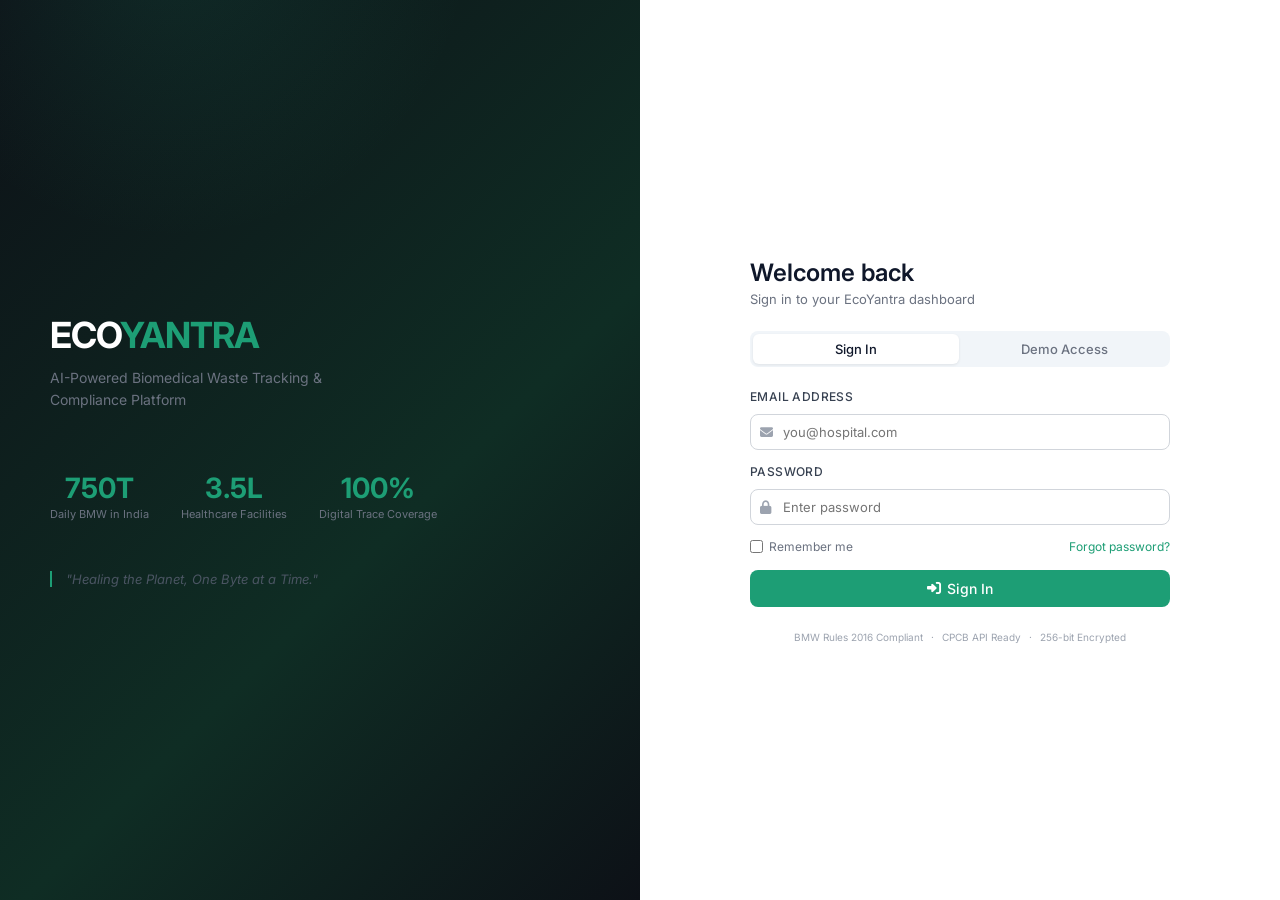
<file: index.html>
<!DOCTYPE html>
<html lang="en">
<head>
  <meta charset="UTF-8" />
  <meta name="viewport" content="width=device-width, initial-scale=1.0" />
  <title>EcoYantra — Login</title>
  <link rel="stylesheet" href="css/main.css" />
  <link rel="stylesheet" href="css/auth.css" />
  <link rel="preconnect" href="https://fonts.googleapis.com" />
  <link href="https://fonts.googleapis.com/css2?family=Inter:wght@400;500;600&display=swap" rel="stylesheet" />
  <link rel="stylesheet" href="https://cdnjs.cloudflare.com/ajax/libs/font-awesome/6.5.0/css/all.min.css" />
</head>
<body class="auth-body">
  <div class="auth-container">
    <div class="auth-left">
      <div class="auth-brand">
        <div class="brand-logo">ECO<span>YANTRA</span></div>
        <div class="brand-tagline">AI-Powered Biomedical Waste Tracking &amp; Compliance Platform</div>
      </div>
      <div class="auth-stats">
        <div class="stat-item"><div class="stat-val">750T</div><div class="stat-lbl">Daily BMW in India</div></div>
        <div class="stat-item"><div class="stat-val">3.5L</div><div class="stat-lbl">Healthcare Facilities</div></div>
        <div class="stat-item"><div class="stat-val">100%</div><div class="stat-lbl">Digital Trace Coverage</div></div>
      </div>
      <div class="auth-quote">"Healing the Planet, One Byte at a Time."</div>
    </div>
    <div class="auth-right">
      <div class="auth-card">
        <div class="auth-card-header">
          <h1>Welcome back</h1>
          <p>Sign in to your EcoYantra dashboard</p>
        </div>
        <div class="auth-tabs">
          <button class="auth-tab active" onclick="switchAuthTab('login', this)">Sign In</button>
          <button class="auth-tab" onclick="switchAuthTab('demo', this)">Demo Access</button>
        </div>

        <div id="tab-login">
          <div class="form-field">
            <label>Email Address</label>
            <div class="input-wrap"><i class="fa fa-envelope"></i><input type="email" id="login-email" placeholder="you@hospital.com" /></div>
          </div>
          <div class="form-field">
            <label>Password</label>
            <div class="input-wrap"><i class="fa fa-lock"></i><input type="password" id="login-password" placeholder="Enter password" /></div>
          </div>
          <div class="form-row-between">
            <label class="checkbox-label"><input type="checkbox" /> Remember me</label>
            <a href="#" class="link-text">Forgot password?</a>
          </div>
          <button class="btn-primary w-full" onclick="doLogin()"><i class="fa fa-sign-in-alt"></i> Sign In</button>
          <div id="login-error" class="error-msg" style="display:none"></div>
        </div>

        <div id="tab-demo" style="display:none">
          <p style="font-size:13px;color:#6b7280;margin-bottom:14px;">Select a demo role to explore the platform:</p>
          <div class="demo-roles">
            <button class="demo-role-btn" onclick="loginAs('super_admin')"><i class="fa fa-shield-halved"></i><div><div class="dr-name">Super Admin</div><div class="dr-sub">Full platform access</div></div></button>
            <button class="demo-role-btn" onclick="loginAs('hospital_admin')"><i class="fa fa-hospital"></i><div><div class="dr-name">Hospital Admin</div><div class="dr-sub">AIIMS Mumbai</div></div></button>
            <button class="demo-role-btn" onclick="loginAs('compliance')"><i class="fa fa-file-shield"></i><div><div class="dr-name">Compliance Officer</div><div class="dr-sub">CPCB Reports</div></div></button>
            <button class="demo-role-btn" onclick="loginAs('nurse')"><i class="fa fa-user-nurse"></i><div><div class="dr-name">Ward Nurse</div><div class="dr-sub">Waste Generator</div></div></button>
          </div>
        </div>

        <div class="auth-footer">
          <span>BMW Rules 2016 Compliant</span>
          <span>·</span>
          <span>CPCB API Ready</span>
          <span>·</span>
          <span>256-bit Encrypted</span>
        </div>
      </div>
    </div>
  </div>
  <script src="js/auth.js"></script>
</body>
</html>
</file>
<file: css/main.css>
/* ── RESET & BASE ─────────────────────────────────────────────────── */
*, *::before, *::after { box-sizing: border-box; margin: 0; padding: 0; }
:root {
  --bg-1: #ffffff;
  --bg-2: #f8fafc;
  --bg-3: #f1f5f9;
  --border: #e2e8f0;
  --border-2: #cbd5e1;
  --text-1: #0f172a;
  --text-2: #475569;
  --text-3: #94a3b8;
  --green: #1D9E75;
  --green-dark: #0F6E56;
  --green-light: #E1F5EE;
  --green-mid: #9FE1CB;
  --red: #E24B4A;
  --red-light: #FCEBEB;
  --red-dark: #A32D2D;
  --amber: #EF9F27;
  --amber-light: #FAEEDA;
  --amber-dark: #854F0B;
  --blue: #378ADD;
  --blue-light: #E6F1FB;
  --blue-dark: #185FA5;
  --purple-light: #EEEDFE;
  --purple: #534AB7;
  --radius-sm: 6px;
  --radius-md: 8px;
  --radius-lg: 12px;
  --shadow-sm: 0 1px 3px rgba(0,0,0,0.06);
  --shadow-md: 0 4px 16px rgba(0,0,0,0.08);
  font-family: 'Inter', system-ui, sans-serif;
  font-size: 14px;
  color: var(--text-1);
}

body { background: var(--bg-3); }
a { text-decoration: none; color: inherit; cursor: pointer; }
button { cursor: pointer; font-family: inherit; font-size: 13px; }
input, select, textarea { font-family: inherit; font-size: 13px; color: var(--text-1); outline: none; }
input:focus, select:focus, textarea:focus { border-color: var(--green) !important; box-shadow: 0 0 0 3px rgba(29,158,117,0.12); }

/* ── SCROLLBAR ───────────────────────────────────────────────────── */
::-webkit-scrollbar { width: 5px; height: 5px; }
::-webkit-scrollbar-track { background: transparent; }
::-webkit-scrollbar-thumb { background: var(--border-2); border-radius: 10px; }

/* ── BUTTONS ─────────────────────────────────────────────────────── */
.btn-primary {
  background: var(--green); color: #fff; border: none;
  padding: 8px 16px; border-radius: var(--radius-md);
  font-weight: 500; display: inline-flex; align-items: center; gap: 6px;
  transition: background 0.15s;
}
.btn-primary:hover { background: var(--green-dark); }
.btn-secondary {
  background: var(--bg-1); color: var(--text-1);
  border: 1px solid var(--border-2); padding: 8px 14px;
  border-radius: var(--radius-md); font-weight: 500;
  display: inline-flex; align-items: center; gap: 6px;
  transition: background 0.15s;
}
.btn-secondary:hover { background: var(--bg-2); }
.btn-ghost {
  background: transparent; color: var(--text-2);
  border: 1px solid var(--border); padding: 6px 12px;
  border-radius: var(--radius-md);
  display: inline-flex; align-items: center; gap: 5px;
  transition: all 0.15s;
}
.btn-ghost:hover { background: var(--bg-2); color: var(--text-1); }
.btn-sm { padding: 5px 10px !important; font-size: 12px; }
.w-full { width: 100%; justify-content: center; }
.btn-icon { background: transparent; border: none; color: var(--text-3); padding: 4px 6px; border-radius: var(--radius-sm); }
.btn-icon:hover { color: var(--text-1); background: var(--bg-2); }

/* ── BADGES ─────────────────────────────────────────────────────── */
.badge { display: inline-block; padding: 2px 8px; border-radius: 20px; font-size: 11px; font-weight: 500; }
.badge.info { background: var(--blue-light); color: var(--blue-dark); }
.badge.success { background: var(--green-light); color: var(--green-dark); }
.badge.warn { background: var(--amber-light); color: var(--amber-dark); }
.badge.err { background: var(--red-light); color: var(--red-dark); }
.badge.neutral { background: var(--bg-3); color: var(--text-2); }

/* ── STATUS BADGES ────────────────────────────────────────────────── */
.s-ok    { background: var(--green-light); color: var(--green-dark); }
.s-warn  { background: var(--amber-light); color: var(--amber-dark); }
.s-err   { background: var(--red-light); color: var(--red-dark); }
.s-info  { background: var(--blue-light); color: var(--blue-dark); }
.s-neutral { background: var(--bg-3); color: var(--text-2); }

/* ── CARDS ─────────────────────────────────────────────────────── */
.card {
  background: var(--bg-1); border: 1px solid var(--border);
  border-radius: var(--radius-lg); overflow: hidden;
}
.card-header {
  padding: 14px 16px; border-bottom: 1px solid var(--border);
  display: flex; align-items: center; gap: 10px;
  font-weight: 500; font-size: 13px;
}
.card-header > span:first-child { flex: 1; }
.card-actions { display: flex; align-items: center; gap: 8px; flex-wrap: wrap; }

/* ── FORMS ──────────────────────────────────────────────────────── */
.form-field { display: flex; flex-direction: column; gap: 5px; }
.form-field label { font-size: 11px; font-weight: 500; color: var(--text-2); text-transform: uppercase; letter-spacing: 0.4px; }
.form-field input, .form-field select, .form-field textarea {
  padding: 8px 10px; border: 1px solid var(--border-2);
  border-radius: var(--radius-md); background: var(--bg-1);
  transition: border-color 0.15s;
}
.form-field textarea { resize: vertical; min-height: 70px; }
.form-grid-2 { display: grid; grid-template-columns: 1fr 1fr; gap: 14px; }
.form-actions { display: flex; gap: 8px; margin-top: 16px; }
.req { color: var(--red); }

/* ── TABLE ──────────────────────────────────────────────────────── */
.table-wrap { overflow-x: auto; }
.data-table { width: 100%; border-collapse: collapse; font-size: 12px; }
.data-table th {
  text-align: left; padding: 8px 12px; font-size: 10px;
  color: var(--text-3); text-transform: uppercase; letter-spacing: 0.6px;
  border-bottom: 1px solid var(--border); white-space: nowrap; font-weight: 500;
}
.data-table td {
  padding: 9px 12px; border-bottom: 1px solid var(--border);
  white-space: nowrap;
}
.data-table tr:last-child td { border: none; }
.data-table tr:hover td { background: var(--bg-2); }
.table-footer { padding: 10px 16px; font-size: 11px; color: var(--text-3); border-top: 1px solid var(--border); }

/* ── SEARCH & FILTER ─────────────────────────────────────────────── */
.search-input {
  padding: 6px 10px; border: 1px solid var(--border-2);
  border-radius: var(--radius-md); font-size: 12px;
  background: var(--bg-1); width: 200px;
}
.filter-select {
  padding: 6px 10px; border: 1px solid var(--border-2);
  border-radius: var(--radius-md); font-size: 12px;
  background: var(--bg-1);
}

/* ── GRID LAYOUTS ────────────────────────────────────────────────── */
.kpi-grid { display: grid; grid-template-columns: repeat(6, 1fr); gap: 12px; margin-bottom: 16px; }
.row-2-1 { display: grid; grid-template-columns: 2fr 1fr; gap: 16px; margin-bottom: 16px; }
.row-3 { display: grid; grid-template-columns: 1fr 1fr 1fr; gap: 16px; margin-bottom: 16px; }

/* ── KPI CARDS ────────────────────────────────────────────────────── */
.kpi {
  background: var(--bg-1); border: 1px solid var(--border);
  border-radius: var(--radius-lg); padding: 14px 14px;
  display: flex; align-items: flex-start; gap: 10px;
  border-left: 3px solid var(--border-2);
}
.kpi.kpi-green { border-left-color: var(--green); }
.kpi.kpi-warn  { border-left-color: var(--amber); }
.kpi.kpi-err   { border-left-color: var(--red); }
.kpi.kpi-blue  { border-left-color: var(--blue); }
.kpi-icon { width: 36px; height: 36px; border-radius: var(--radius-md); display: flex; align-items: center; justify-content: center; font-size: 16px; flex-shrink: 0; background: var(--bg-3); color: var(--text-2); }
.kpi-green .kpi-icon { background: var(--green-light); color: var(--green-dark); }
.kpi-warn .kpi-icon  { background: var(--amber-light); color: var(--amber-dark); }
.kpi-err .kpi-icon   { background: var(--red-light); color: var(--red-dark); }
.kpi-blue .kpi-icon  { background: var(--blue-light); color: var(--blue-dark); }
.kpi-body { flex: 1; min-width: 0; }
.kpi-label { font-size: 10px; color: var(--text-3); text-transform: uppercase; letter-spacing: 0.5px; margin-bottom: 3px; }
.kpi-val { font-size: 22px; font-weight: 600; line-height: 1.1; }
.kpi-unit { font-size: 13px; font-weight: 400; color: var(--text-2); }
.kpi-trend { font-size: 10px; margin-top: 3px; display: flex; align-items: center; gap: 3px; }
.kpi-trend.up { color: var(--green-dark); }
.kpi-trend.down { color: var(--red-dark); }

/* ── CHARTS ─────────────────────────────────────────────────────── */
.chart-wrap { position: relative; width: 100%; padding: 12px 16px; }
.chart-legend { display: flex; flex-wrap: wrap; gap: 12px; padding: 0 16px 12px; }
.legend-item { display: flex; align-items: center; gap: 5px; font-size: 11px; color: var(--text-2); }
.legend-dot { width: 10px; height: 10px; border-radius: 2px; flex-shrink: 0; }

/* ── PAGE TABS ────────────────────────────────────────────────────── */
.page-tabs { display: flex; gap: 2px; margin-bottom: 14px; border-bottom: 1px solid var(--border); }
.ptab { padding: 8px 16px; font-size: 12px; font-weight: 500; background: transparent; border: none; color: var(--text-2); border-bottom: 2px solid transparent; margin-bottom: -1px; }
.ptab.active { color: var(--green-dark); border-bottom-color: var(--green); }
.ptab:hover { color: var(--text-1); }
.tab-content { display: none; }
.tab-content.active { display: block; }

/* ── EMPTY STATE ─────────────────────────────────────────────────── */
.empty-state { text-align: center; padding: 32px 16px; color: var(--text-3); }
.empty-state i { font-size: 32px; margin-bottom: 8px; display: block; }
.empty-state div { font-size: 12px; }

/* ── SEGREGATION GUIDE ────────────────────────────────────────────── */
.segregation-guide {
  display: flex; align-items: flex-start; gap: 10px;
  padding: 10px 14px; border-radius: var(--radius-md);
  background: var(--blue-light); border: 1px solid #b5d4f4;
  margin-top: 12px; font-size: 12px; color: var(--blue-dark);
}

/* ── TOAST ────────────────────────────────────────────────────────── */
.toast-container { position: fixed; bottom: 20px; right: 20px; z-index: 9999; display: flex; flex-direction: column; gap: 8px; }
.toast {
  background: var(--bg-1); border: 1px solid var(--border);
  border-radius: var(--radius-md); padding: 10px 16px;
  display: flex; align-items: center; gap: 8px;
  font-size: 13px; box-shadow: var(--shadow-md);
  animation: slideIn 0.2s ease; min-width: 280px;
}
.toast.success { border-left: 3px solid var(--green); }
.toast.error   { border-left: 3px solid var(--red); }
.toast.warn    { border-left: 3px solid var(--amber); }
@keyframes slideIn { from { transform: translateX(20px); opacity: 0; } to { transform: translateX(0); opacity: 1; } }

/* ── MODAL ─────────────────────────────────────────────────────── */
.modal-overlay { position: fixed; inset: 0; background: rgba(0,0,0,0.4); z-index: 1000; display: none; }
.modal-overlay.active { display: block; }
.modal {
  position: fixed; top: 50%; left: 50%; transform: translate(-50%,-50%);
  background: var(--bg-1); border-radius: var(--radius-lg);
  box-shadow: var(--shadow-md); z-index: 1001; min-width: 460px; max-width: 640px;
  width: 90%; display: none; max-height: 80vh; overflow-y: auto;
}
.modal.active { display: block; }
.modal-header { padding: 14px 16px; border-bottom: 1px solid var(--border); display: flex; align-items: center; justify-content: space-between; font-weight: 500; }
.modal-header button { background: transparent; border: none; color: var(--text-3); font-size: 14px; }
.modal-body { padding: 16px; }

/* ── COMPLIANCE ACTIONS ───────────────────────────────────────────── */
.compliance-actions { display: flex; flex-direction: column; gap: 6px; padding: 8px 0; }
.comp-action-btn {
  display: flex; align-items: center; gap: 10px;
  padding: 10px 14px; border-radius: var(--radius-md);
  border: 1px solid var(--border); background: var(--bg-1);
  text-align: left; font-size: 13px; transition: background 0.15s;
}
.comp-action-btn:hover { background: var(--bg-2); }
.ca-name { font-weight: 500; font-size: 12px; }
.ca-sub { font-size: 10px; color: var(--text-3); }

/* ── COMPLIANCE SCORE ─────────────────────────────────────────────── */
.compliance-score-wrap { padding: 8px 16px 16px; text-align: center; }
.cs-big { font-size: 48px; font-weight: 600; color: var(--green-dark); line-height: 1; }
.cs-sub { font-size: 11px; color: var(--text-3); margin-top: 3px; }
.cs-bar-wrap { height: 8px; background: var(--bg-3); border-radius: 4px; overflow: hidden; margin: 12px 0 8px; }
.cs-bar-fill { height: 100%; border-radius: 4px; background: linear-gradient(90deg, var(--green) 0%, #5DCAA5 100%); }
.cs-breakdown { display: grid; grid-template-columns: 1fr 1fr 1fr; gap: 8px; margin-top: 10px; }
.cs-item { text-align: center; }
.cs-val { font-size: 16px; font-weight: 600; }
.cs-val.good { color: var(--green-dark); }
.cs-val.warn { color: var(--amber-dark); }
.cs-name { font-size: 10px; color: var(--text-3); }

/* ── WASTE CATEGORIES ─────────────────────────────────────────────── */
.waste-cat-list { padding: 8px 16px 4px; }
.wcat-row { display: flex; align-items: center; gap: 8px; padding: 5px 0; font-size: 12px; border-bottom: 1px solid var(--border); }
.wcat-row:last-child { border: none; }
.wdot { width: 12px; height: 12px; border-radius: 3px; flex-shrink: 0; }
.wdot.yellow { background: #EF9F27; }
.wdot.red    { background: #E24B4A; }
.wdot.white  { background: #94a3b8; border: 1px solid var(--border-2); }
.wdot.blue   { background: #378ADD; }
.wcat-name { flex: 1; }
.wcat-kg { font-weight: 500; }
.wdi-row { display: flex; align-items: center; gap: 8px; padding: 8px 16px; font-size: 11px; border-top: 1px solid var(--border); }
.wdi-label { font-weight: 500; color: var(--text-2); }
.wdi-bar-wrap { flex: 1; height: 6px; background: var(--bg-3); border-radius: 3px; overflow: hidden; }
.wdi-bar { height: 100%; background: var(--green); border-radius: 3px; }
.wdi-val.good { color: var(--green-dark); font-weight: 600; }
.wdi-val.warn { color: var(--amber-dark); font-weight: 600; }
.wdi-target { color: var(--text-3); }

/* ── MAP PLACEHOLDER ─────────────────────────────────────────────── */
.map-placeholder {
  height: 280px; display: flex; flex-direction: column;
  align-items: center; justify-content: center;
  background: var(--bg-2); margin: 12px 16px; border-radius: var(--radius-md);
  border: 2px dashed var(--border-2); color: var(--text-3); gap: 8px;
}
.map-placeholder i { font-size: 36px; }

/* ── FORECAST NOTE ───────────────────────────────────────────────── */
.forecast-note { padding: 8px 16px 12px; font-size: 11px; color: var(--text-3); display: flex; align-items: center; gap: 6px; }

/* ── ESG BREAKDOWN ───────────────────────────────────────────────── */
.esg-item { display: flex; align-items: center; gap: 10px; padding: 10px 16px; border-bottom: 1px solid var(--border); font-size: 12px; }
.esg-item:last-child { border: none; }
.esg-label { flex: 1; font-weight: 500; }
.esg-bar-wrap { width: 100px; height: 6px; background: var(--bg-3); border-radius: 3px; overflow: hidden; }
.esg-bar { height: 100%; border-radius: 3px; background: var(--green); }
.esg-score { width: 40px; text-align: right; font-weight: 600; color: var(--green-dark); }

/* ── RESPONSIVE ──────────────────────────────────────────────────── */
@media (max-width: 1200px) { .kpi-grid { grid-template-columns: repeat(3, 1fr); } }
@media (max-width: 900px) {
  .row-2-1, .row-3 { grid-template-columns: 1fr; }
  .kpi-grid { grid-template-columns: repeat(2, 1fr); }
  .form-grid-2 { grid-template-columns: 1fr; }
}
@media (max-width: 600px) { .kpi-grid { grid-template-columns: 1fr; } }
</file>
<file: css/auth.css>
/* ── AUTH STYLES ─────────────────────────────────────────────────── */
.auth-body { background: #0d1117; min-height: 100vh; display: flex; align-items: center; justify-content: center; }

.auth-container {
  display: grid; grid-template-columns: 1fr 1fr;
  min-height: 100vh; width: 100%;
}

/* LEFT PANEL */
.auth-left {
  background: linear-gradient(135deg, #0d1117 0%, #0f2d24 60%, #0d1117 100%);
  padding: 60px 50px;
  display: flex; flex-direction: column; justify-content: center;
  position: relative; overflow: hidden;
}
.auth-left::before {
  content: '';
  position: absolute; top: -40%; left: -20%;
  width: 600px; height: 600px;
  background: radial-gradient(circle, rgba(29,158,117,0.15) 0%, transparent 70%);
  pointer-events: none;
}
.auth-brand { margin-bottom: 60px; }
.brand-logo {
  font-size: 36px; font-weight: 700; color: #fff;
  letter-spacing: -1px; margin-bottom: 10px;
}
.brand-logo span { color: #1D9E75; }
.brand-tagline { font-size: 14px; color: #6b7280; max-width: 320px; line-height: 1.6; }

.auth-stats { display: flex; gap: 32px; margin-bottom: 50px; }
.stat-item { text-align: center; }
.stat-val { font-size: 28px; font-weight: 700; color: #1D9E75; }
.stat-lbl { font-size: 11px; color: #6b7280; margin-top: 2px; }

.auth-quote { font-size: 13px; color: #4b5563; font-style: italic; border-left: 2px solid #1D9E75; padding-left: 14px; }

/* RIGHT PANEL */
.auth-right {
  background: #ffffff; display: flex;
  align-items: center; justify-content: center; padding: 40px;
}
.auth-card { width: 100%; max-width: 420px; }
.auth-card-header { margin-bottom: 24px; }
.auth-card-header h1 { font-size: 24px; font-weight: 600; color: #0f172a; margin-bottom: 4px; }
.auth-card-header p { font-size: 13px; color: #6b7280; }

.auth-tabs {
  display: flex; gap: 2px; margin-bottom: 22px;
  background: #f1f5f9; border-radius: 8px; padding: 3px;
}
.auth-tab {
  flex: 1; padding: 7px 12px; border: none;
  background: transparent; border-radius: 6px;
  font-size: 13px; font-weight: 500; color: #6b7280;
  transition: all 0.15s;
}
.auth-tab.active { background: #fff; color: #0f172a; box-shadow: 0 1px 3px rgba(0,0,0,0.08); }

.auth-card .form-field { margin-bottom: 14px; }
.auth-card .form-field label {
  display: block; font-size: 12px; font-weight: 500;
  color: #374151; margin-bottom: 5px;
}
.input-wrap { position: relative; }
.input-wrap i { position: absolute; left: 10px; top: 50%; transform: translateY(-50%); color: #9ca3af; font-size: 13px; }
.input-wrap input { width: 100%; padding: 9px 10px 9px 32px; border: 1px solid #d1d5db; border-radius: 8px; font-size: 13px; transition: border-color 0.15s; }
.input-wrap input:focus { border-color: #1D9E75; box-shadow: 0 0 0 3px rgba(29,158,117,0.12); }

.form-row-between { display: flex; align-items: center; justify-content: space-between; margin-bottom: 16px; }
.checkbox-label { display: flex; align-items: center; gap: 6px; font-size: 12px; color: #6b7280; cursor: pointer; }
.link-text { font-size: 12px; color: #1D9E75; }

.auth-card .btn-primary { width: 100%; justify-content: center; padding: 10px; font-size: 14px; border-radius: 8px; margin-bottom: 4px; }

.error-msg { background: #FCEBEB; color: #A32D2D; font-size: 12px; padding: 8px 12px; border-radius: 6px; margin-top: 8px; }

/* DEMO ROLES */
.demo-roles { display: flex; flex-direction: column; gap: 8px; }
.demo-role-btn {
  display: flex; align-items: center; gap: 12px;
  padding: 12px 14px; border-radius: 8px;
  border: 1px solid #e2e8f0; background: #fff;
  text-align: left; width: 100%; font-size: 13px;
  transition: all 0.15s;
}
.demo-role-btn:hover { border-color: #1D9E75; background: #f0fdf9; }
.demo-role-btn i { font-size: 18px; color: #1D9E75; width: 24px; text-align: center; }
.dr-name { font-weight: 500; font-size: 13px; }
.dr-sub  { font-size: 11px; color: #9ca3af; }

.auth-footer {
  display: flex; gap: 8px; align-items: center; justify-content: center;
  margin-top: 20px; font-size: 10px; color: #9ca3af;
}

@media (max-width: 768px) {
  .auth-container { grid-template-columns: 1fr; }
  .auth-left { display: none; }
  .auth-right { padding: 24px; }
}
</file>
